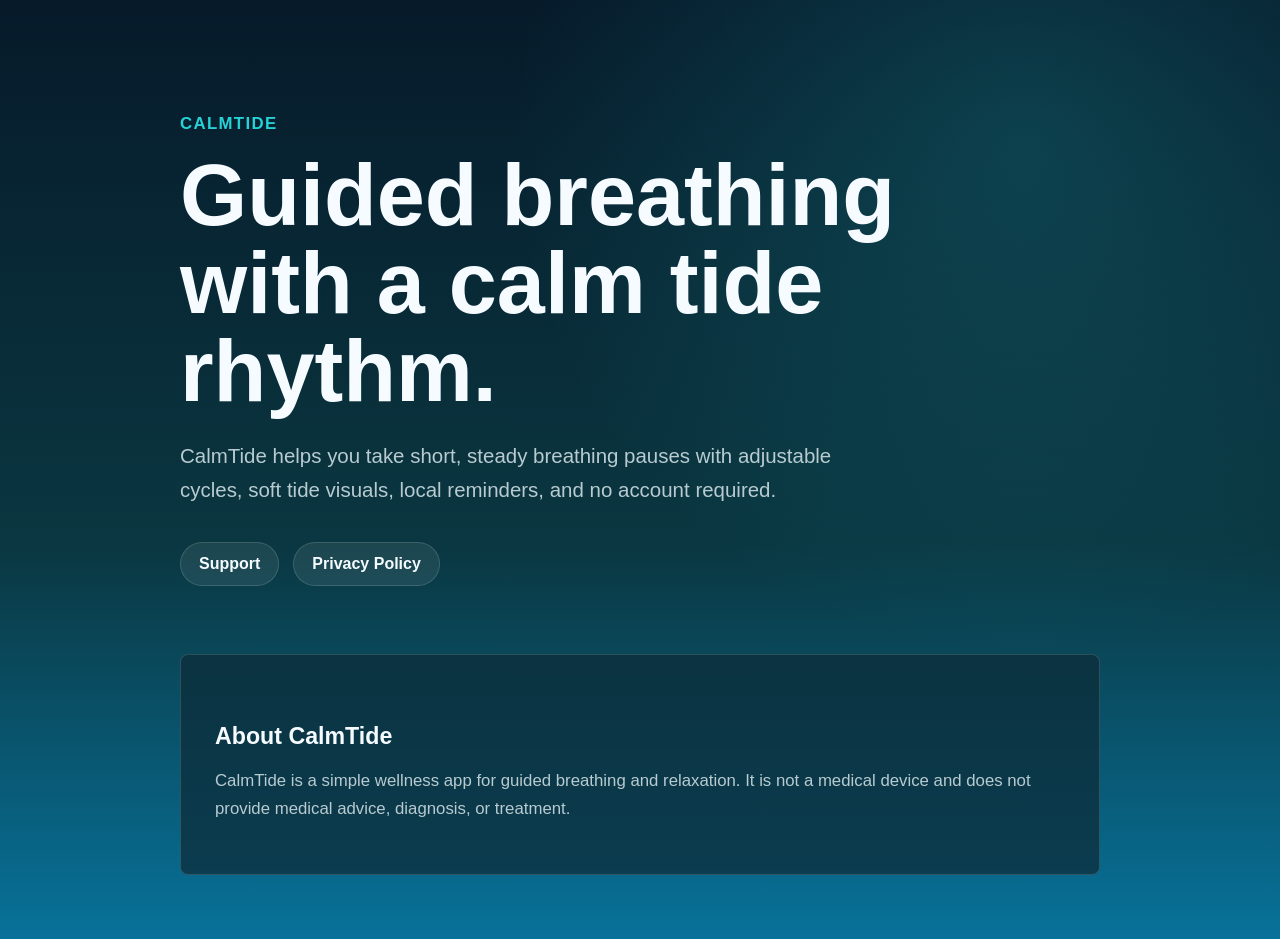
<file: docs/index.html>
<!doctype html>
<html lang="en">
<head>
  <meta charset="utf-8">
  <meta name="viewport" content="width=device-width, initial-scale=1">
  <title>CalmTide</title>
  <meta name="description" content="CalmTide support and privacy information.">
  <link rel="stylesheet" href="styles.css">
</head>
<body>
  <main class="page">
    <section class="hero">
      <p class="eyebrow">CalmTide</p>
      <h1>Guided breathing with a calm tide rhythm.</h1>
      <p class="lede">
        CalmTide helps you take short, steady breathing pauses with adjustable cycles,
        soft tide visuals, local reminders, and no account required.
      </p>
      <div class="actions">
        <a href="support.html">Support</a>
        <a href="privacy.html">Privacy Policy</a>
      </div>
    </section>

    <section class="content">
      <h2>About CalmTide</h2>
      <p>
        CalmTide is a simple wellness app for guided breathing and relaxation.
        It is not a medical device and does not provide medical advice,
        diagnosis, or treatment.
      </p>
    </section>
  </main>
</body>
</html>
</file>
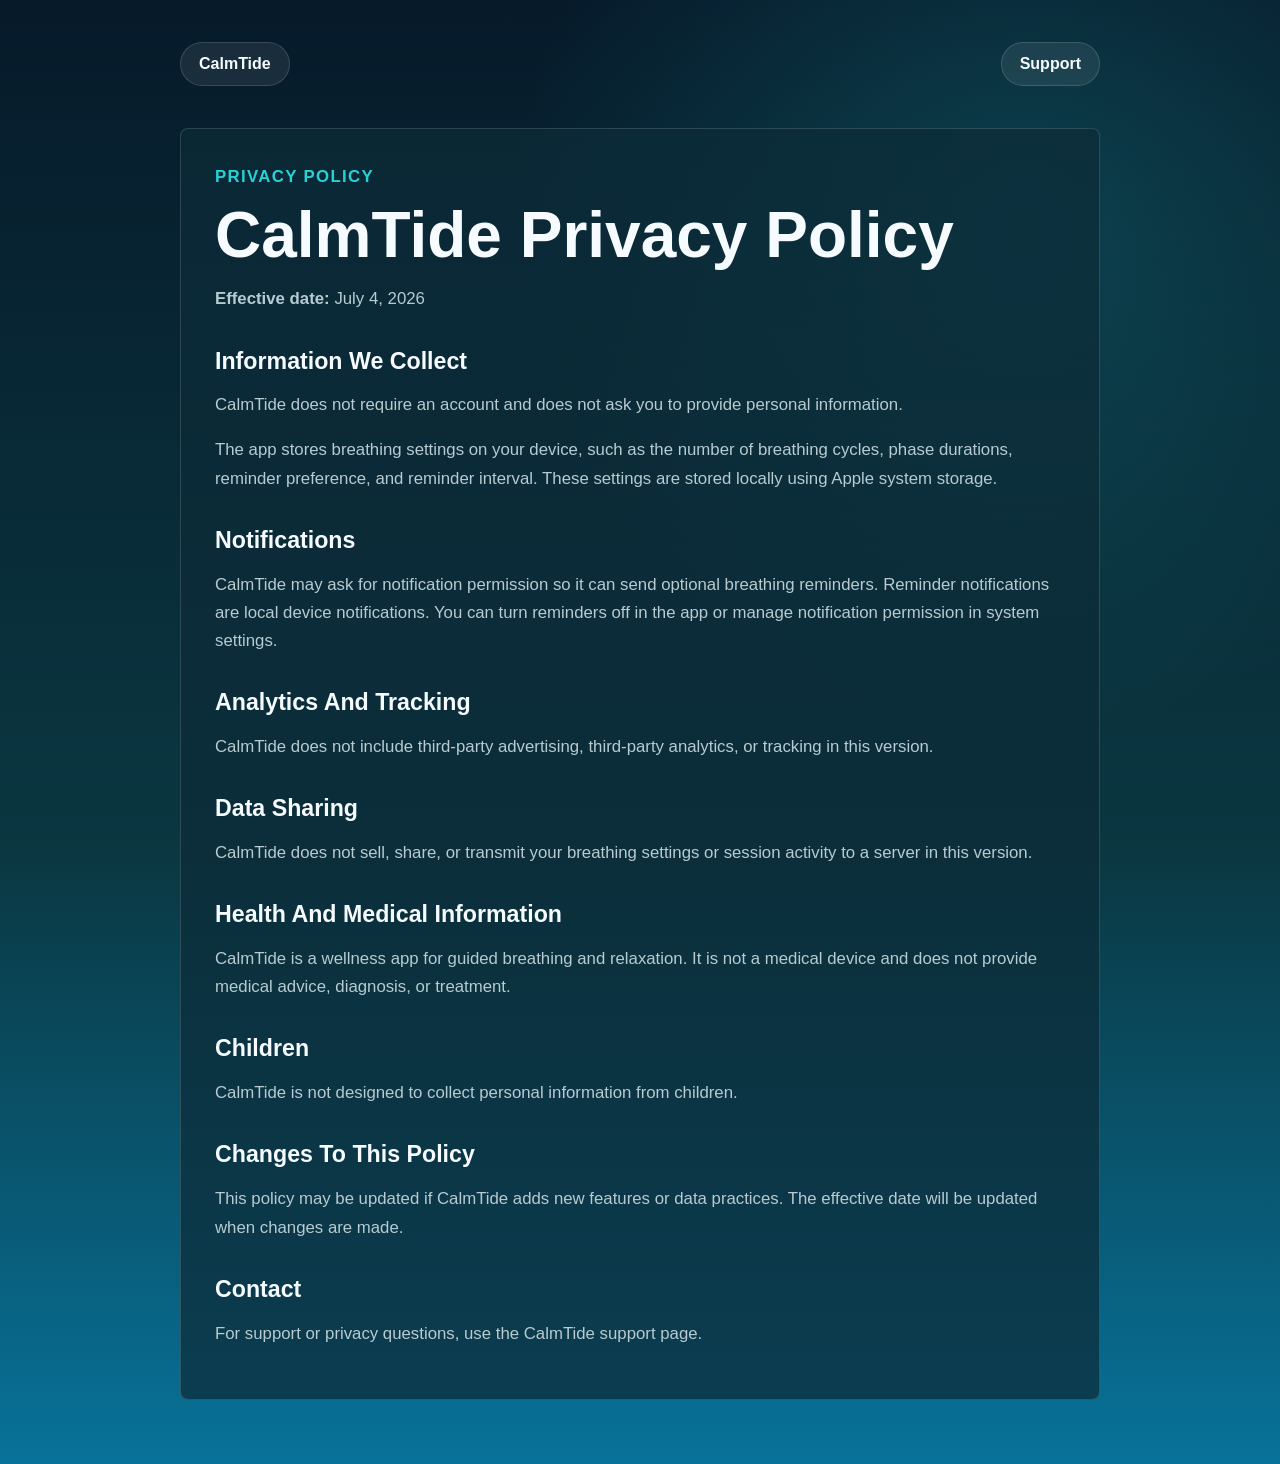
<file: docs/privacy.html>
<!doctype html>
<html lang="en">
<head>
  <meta charset="utf-8">
  <meta name="viewport" content="width=device-width, initial-scale=1">
  <title>CalmTide Privacy Policy</title>
  <meta name="description" content="CalmTide privacy policy.">
  <link rel="stylesheet" href="styles.css">
</head>
<body>
  <main class="page">
    <nav class="topnav">
      <a href="index.html">CalmTide</a>
      <a href="support.html">Support</a>
    </nav>

    <section class="content">
      <p class="eyebrow">Privacy Policy</p>
      <h1>CalmTide Privacy Policy</h1>
      <p><strong>Effective date:</strong> July 4, 2026</p>

      <h2>Information We Collect</h2>
      <p>
        CalmTide does not require an account and does not ask you to provide
        personal information.
      </p>
      <p>
        The app stores breathing settings on your device, such as the number of
        breathing cycles, phase durations, reminder preference, and reminder
        interval. These settings are stored locally using Apple system storage.
      </p>

      <h2>Notifications</h2>
      <p>
        CalmTide may ask for notification permission so it can send optional
        breathing reminders. Reminder notifications are local device
        notifications. You can turn reminders off in the app or manage
        notification permission in system settings.
      </p>

      <h2>Analytics And Tracking</h2>
      <p>
        CalmTide does not include third-party advertising, third-party
        analytics, or tracking in this version.
      </p>

      <h2>Data Sharing</h2>
      <p>
        CalmTide does not sell, share, or transmit your breathing settings or
        session activity to a server in this version.
      </p>

      <h2>Health And Medical Information</h2>
      <p>
        CalmTide is a wellness app for guided breathing and relaxation. It is
        not a medical device and does not provide medical advice, diagnosis, or
        treatment.
      </p>

      <h2>Children</h2>
      <p>
        CalmTide is not designed to collect personal information from children.
      </p>

      <h2>Changes To This Policy</h2>
      <p>
        This policy may be updated if CalmTide adds new features or data
        practices. The effective date will be updated when changes are made.
      </p>

      <h2>Contact</h2>
      <p>
        For support or privacy questions, use the CalmTide support page.
      </p>
    </section>
  </main>
</body>
</html>
</file>
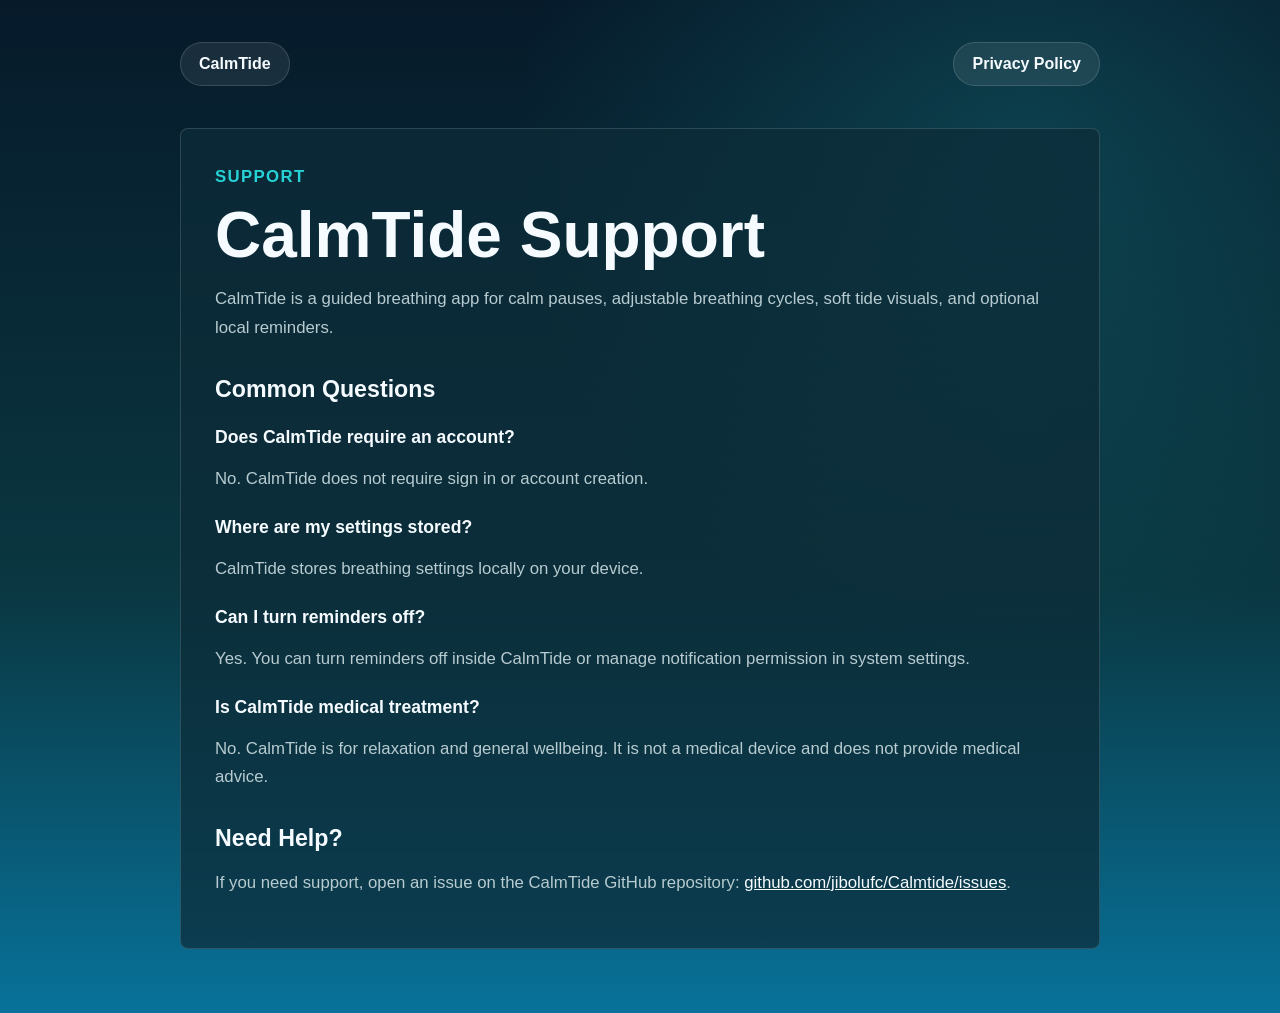
<file: docs/support.html>
<!doctype html>
<html lang="en">
<head>
  <meta charset="utf-8">
  <meta name="viewport" content="width=device-width, initial-scale=1">
  <title>CalmTide Support</title>
  <meta name="description" content="CalmTide support page.">
  <link rel="stylesheet" href="styles.css">
</head>
<body>
  <main class="page">
    <nav class="topnav">
      <a href="index.html">CalmTide</a>
      <a href="privacy.html">Privacy Policy</a>
    </nav>

    <section class="content">
      <p class="eyebrow">Support</p>
      <h1>CalmTide Support</h1>
      <p>
        CalmTide is a guided breathing app for calm pauses, adjustable breathing
        cycles, soft tide visuals, and optional local reminders.
      </p>

      <h2>Common Questions</h2>
      <h3>Does CalmTide require an account?</h3>
      <p>No. CalmTide does not require sign in or account creation.</p>

      <h3>Where are my settings stored?</h3>
      <p>
        CalmTide stores breathing settings locally on your device.
      </p>

      <h3>Can I turn reminders off?</h3>
      <p>
        Yes. You can turn reminders off inside CalmTide or manage notification
        permission in system settings.
      </p>

      <h3>Is CalmTide medical treatment?</h3>
      <p>
        No. CalmTide is for relaxation and general wellbeing. It is not a
        medical device and does not provide medical advice.
      </p>

      <h2>Need Help?</h2>
      <p>
        If you need support, open an issue on the CalmTide GitHub repository:
        <a href="https://github.com/jibolufc/Calmtide/issues">github.com/jibolufc/Calmtide/issues</a>.
      </p>
    </section>
  </main>
</body>
</html>
</file>
<file: docs/styles.css>
:root {
  color-scheme: dark;
  --bg: #061a2a;
  --surface: #0d2c38;
  --surface-2: #123946;
  --text: #f5fbff;
  --muted: #b7cbd0;
  --accent: #27d2d7;
  --line: rgba(255, 255, 255, 0.14);
}

* {
  box-sizing: border-box;
}

body {
  margin: 0;
  min-height: 100vh;
  font-family: -apple-system, BlinkMacSystemFont, "Segoe UI", sans-serif;
  background:
    radial-gradient(circle at 80% 15%, rgba(39, 210, 215, 0.18), transparent 32rem),
    linear-gradient(180deg, #061a2a 0%, #0a3741 58%, #08729a 100%);
  color: var(--text);
}

a {
  color: var(--text);
}

.page {
  width: min(920px, calc(100% - 40px));
  margin: 0 auto;
  padding: 42px 0 64px;
}

.topnav {
  display: flex;
  justify-content: space-between;
  gap: 18px;
  margin-bottom: 42px;
}

.topnav a,
.actions a {
  display: inline-flex;
  align-items: center;
  min-height: 44px;
  padding: 0 18px;
  border: 1px solid var(--line);
  border-radius: 999px;
  background: rgba(255, 255, 255, 0.08);
  text-decoration: none;
  font-weight: 700;
}

.hero {
  min-height: 68vh;
  display: grid;
  align-content: center;
}

.eyebrow {
  margin: 0 0 12px;
  color: var(--accent);
  font-weight: 800;
  letter-spacing: 0.08em;
  text-transform: uppercase;
}

h1 {
  max-width: 760px;
  margin: 0;
  font-size: clamp(2.4rem, 8vw, 5.4rem);
  line-height: 1.02;
}

h2 {
  margin: 34px 0 10px;
  font-size: 1.45rem;
}

h3 {
  margin: 24px 0 8px;
  font-size: 1.1rem;
}

p {
  color: var(--muted);
  font-size: 1.05rem;
  line-height: 1.68;
}

.lede {
  max-width: 680px;
  margin: 24px 0 0;
  font-size: 1.28rem;
}

.actions {
  display: flex;
  flex-wrap: wrap;
  gap: 14px;
  margin-top: 34px;
}

.content {
  padding: 34px;
  border: 1px solid var(--line);
  border-radius: 8px;
  background: rgba(13, 44, 56, 0.72);
}

.content h1 {
  font-size: clamp(2.1rem, 6vw, 4rem);
}

@media (max-width: 640px) {
  .page {
    width: min(100% - 28px, 920px);
    padding-top: 24px;
  }

  .content {
    padding: 22px;
  }

  .topnav {
    flex-direction: column;
  }
}
</file>
